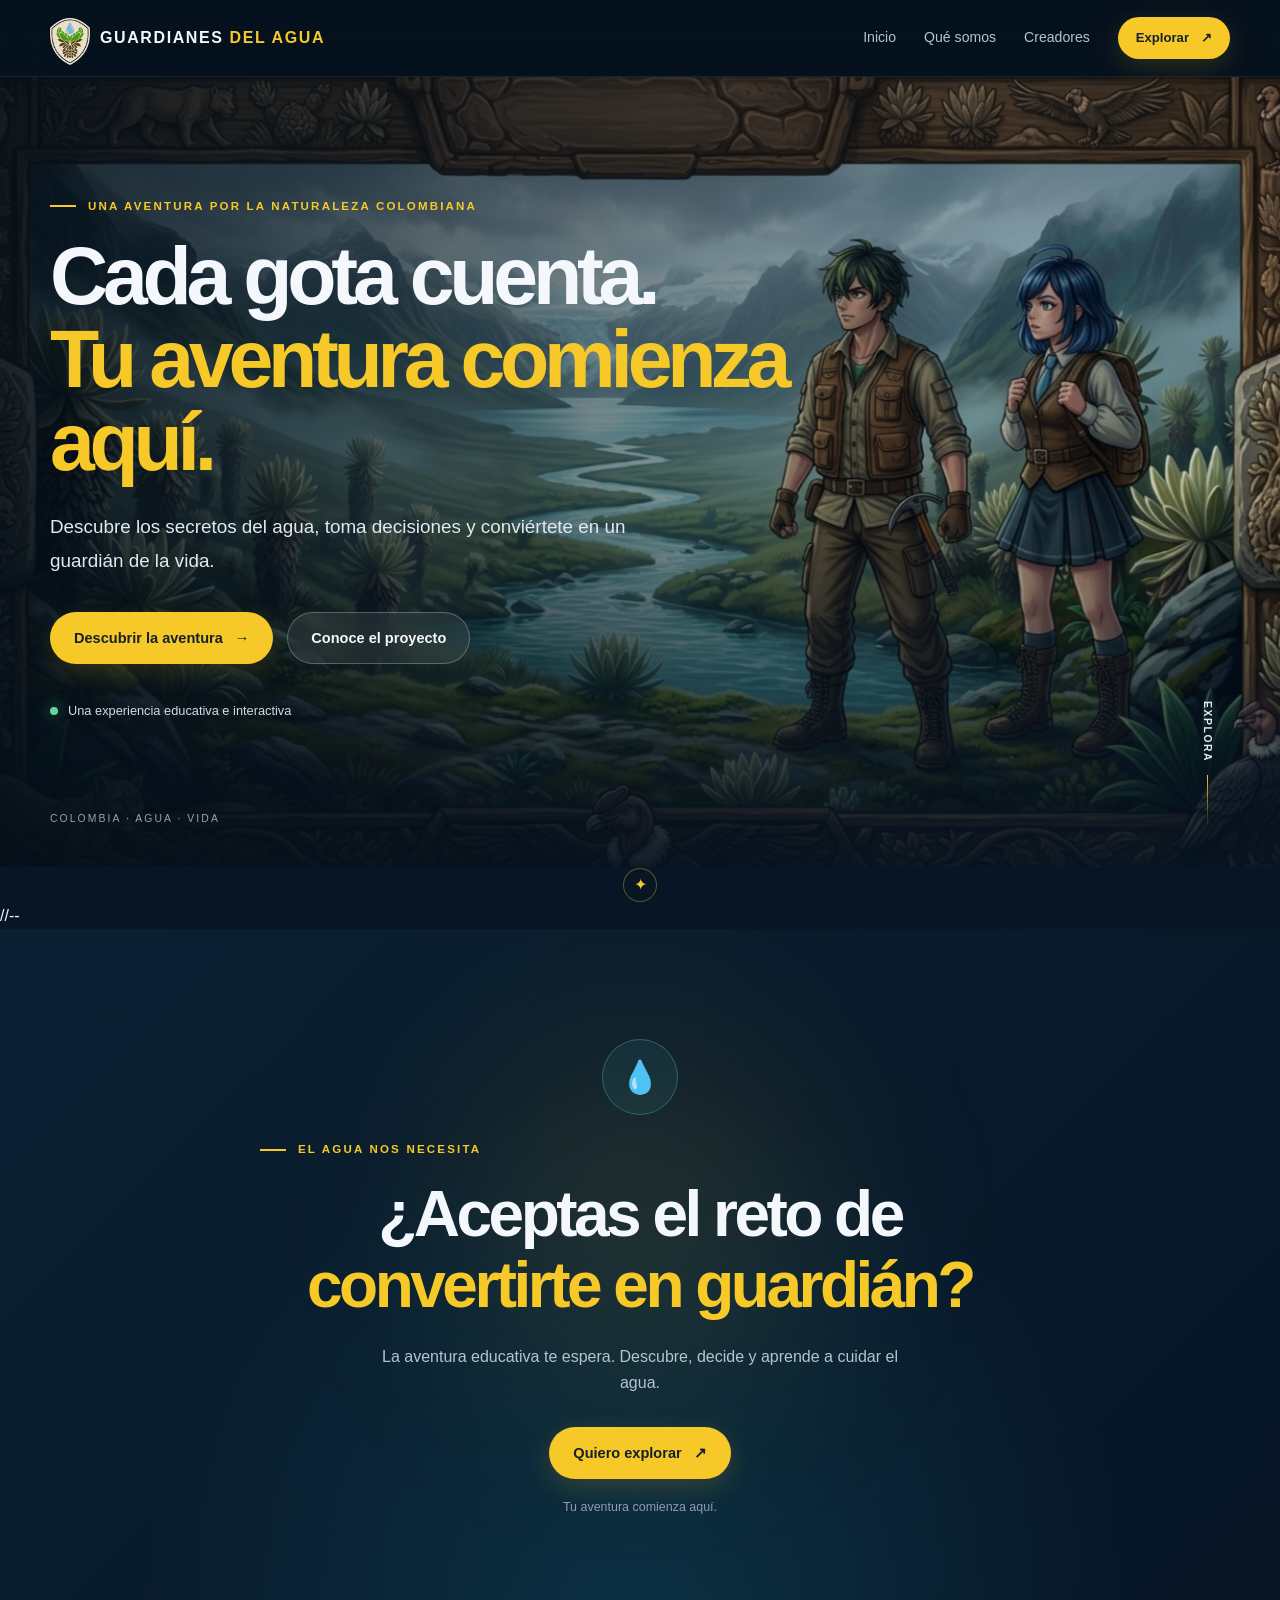
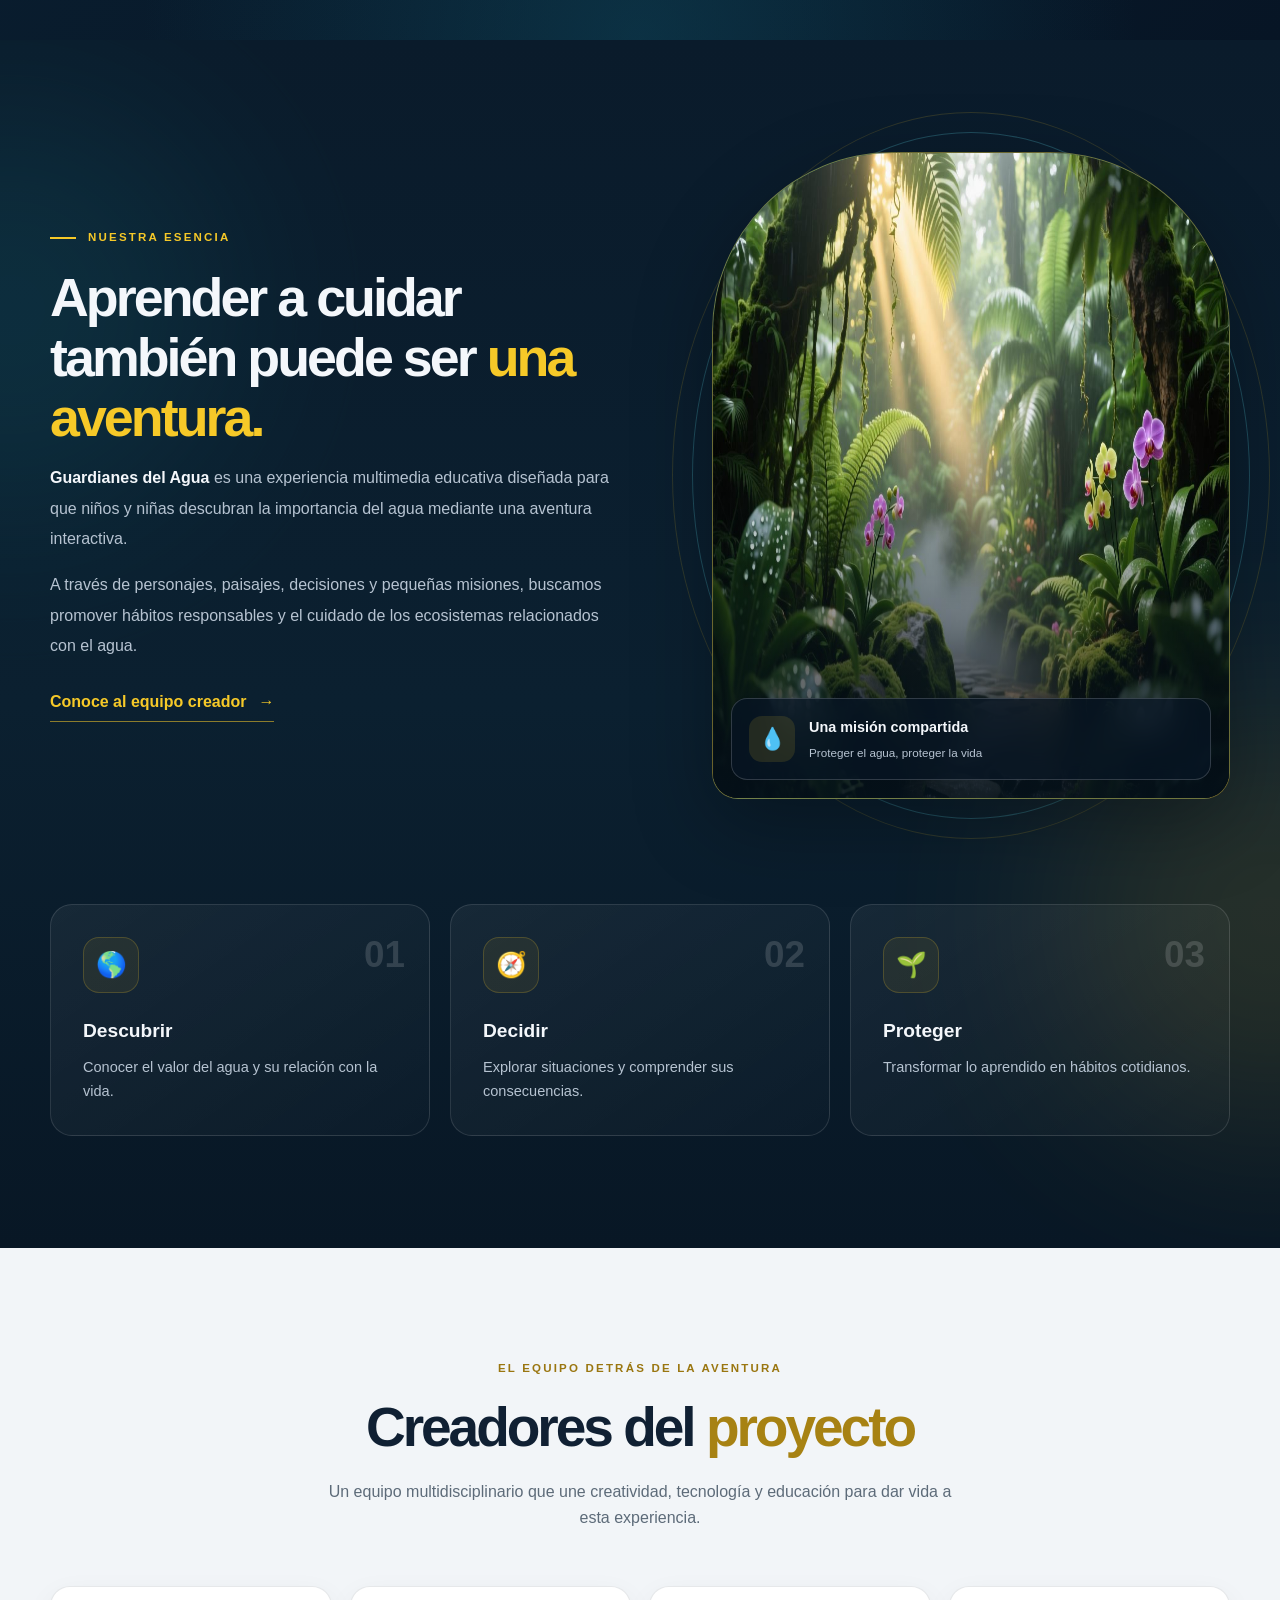
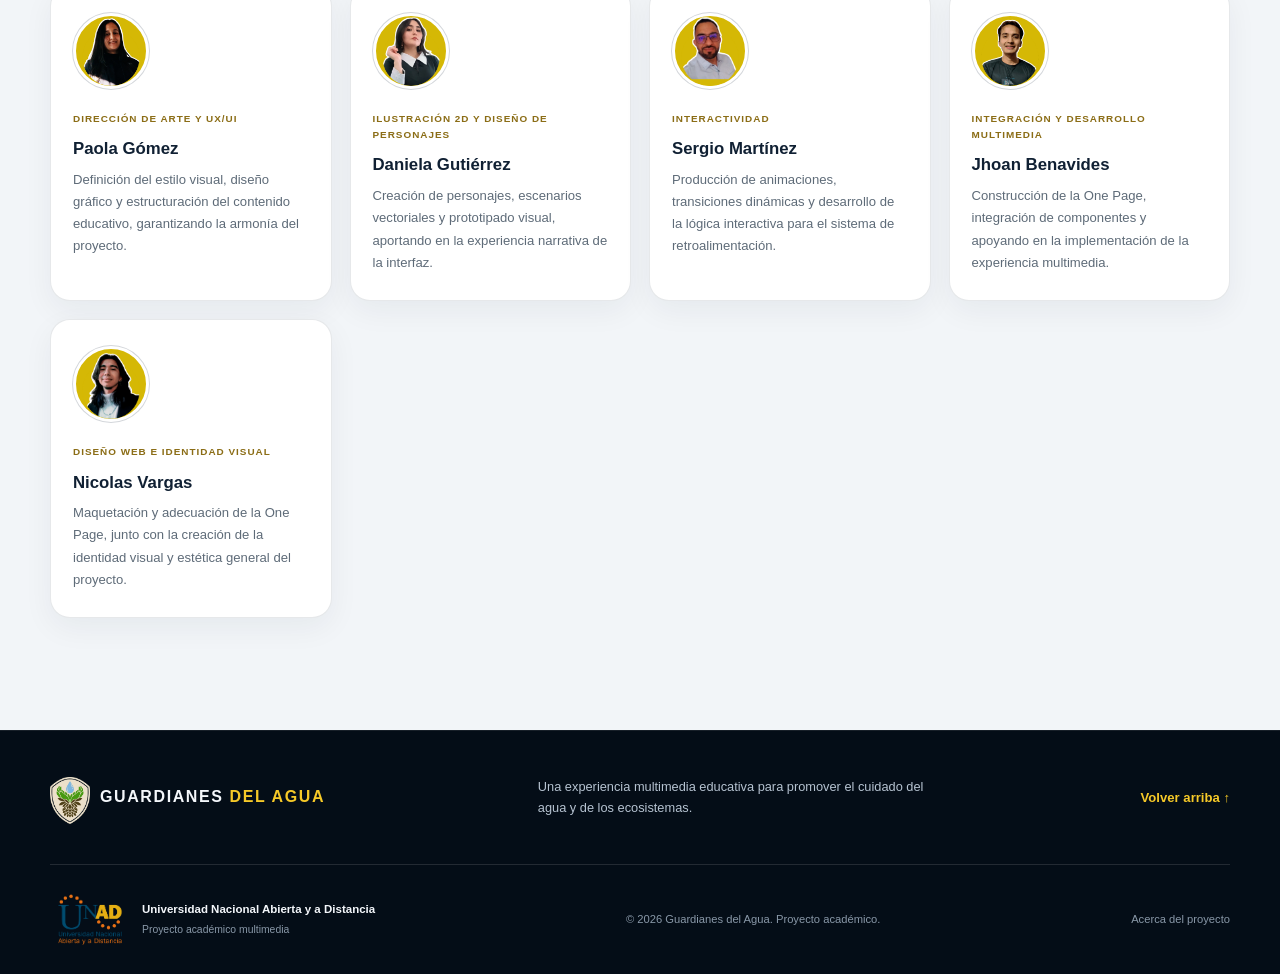
<file: index.html>
<!DOCTYPE html>
<html lang="es">
<head>
  <meta charset="UTF-8">
  <meta name="viewport" content="width=device-width, initial-scale=1.0">

  <meta
    name="description"
    content="Guardianes del Agua: una aventura multimedia educativa para descubrir cómo cuidar el agua y proteger los ecosistemas de Colombia."
  >
  <meta name="theme-color" content="#071525">

  <title>Guardianes del Agua | Una aventura interactiva</title>

  <link rel="stylesheet" href="css/style.css">
  <script src="js/main.js" defer></script>
</head>

<body>
  <a class="skip-link" href="#contenido">Saltar al contenido principal</a>

  <!-- Navegación principal -->
  <header class="site-header" id="inicio">
    <nav class="navbar container" aria-label="Navegación principal">
      <a class="brand" href="#contenido" aria-label="Guardianes del Agua, inicio">
        <span class="brand-symbol" aria-hidden="true"><img class="logo_nav" src="assets/Logo_project.png" alt="Logo Guardianes del agua"></span>
        <span>GUARDIANES <span class="brand-accent">DEL AGUA</span></span>
      </a>

      <button
        class="menu-toggle"
        type="button"
        aria-expanded="false"
        aria-controls="nav-links"
        aria-label="Abrir menú"
      >
        <span></span>
        <span></span>
        <span></span>
      </button>

      <div class="nav-links" id="nav-links">
        <a href="#contenido">Inicio</a>
        <a href="#nosotros">Qué somos</a>
        <a href="#creadores">Creadores</a>
        <a class="button button-small button-gold" href="#juego">
          Explorar <span aria-hidden="true">↗</span>
        </a>
      </div>
    </nav>
  </header>

  <main id="contenido">

    <!-- HERO: portada cinematográfica -->
    <section class="hero" aria-labelledby="hero-title">
      <div class="hero-backdrop" aria-hidden="true"></div>
      <div class="hero-vignette" aria-hidden="true"></div>

      <div class="hero-content container">
        <p class="eyebrow reveal">
          UNA AVENTURA POR LA NATURALEZA COLOMBIANA
        </p>

        <h1 class="hero-title reveal" id="hero-title">
          Cada gota cuenta.<br>
          <span>Tu aventura comienza aquí.</span>
        </h1>

        <p class="hero-description reveal">
          Descubre los secretos del agua, toma decisiones y conviértete
          en un guardián de la vida.
        </p>

        <div class="hero-actions reveal">
          <a class="button button-gold button-glow" href="#juego">
            Descubrir la aventura
            <span aria-hidden="true">→</span>
          </a>

          <a class="button button-glass" href="#nosotros">
            Conoce el proyecto
          </a>
        </div>

        <div class="hero-note reveal">
          <span class="status-dot" aria-hidden="true"></span>
          <span>Una experiencia educativa e interactiva</span>
        </div>
      </div>

      <a class="scroll-cue" href="#aventura" aria-label="Desplazarse a la aventura">
        <span>EXPLORA</span>
        <span class="scroll-line" aria-hidden="true"></span>
      </a>

      <div class="hero-coordinate" aria-hidden="true">
        COLOMBIA · AGUA · VIDA
      </div>
    </section>

    <!-- Separador visual -->
    <div class="section-divider" aria-hidden="true">
      <span>✦</span>
    </div>
//--
    <!-- AVENTURA / VIDEO 
    <section class="adventure section-pad" id="aventura">
      <div class="container">
        <div class="section-heading reveal">
          <p class="eyebrow">EL LLAMADO DE LA NATURALEZA</p>
          <h2>Una misión que <span>vale cada gota</span></h2>
          <p>
            Explora paisajes extraordinarios y descubre por qué cuidar
            el agua es una aventura que nos necesita a todos.
          </p>
        </div>

        <div class="cinema-card reveal">
          <div class="cinema-frame">
             Imagen y botón inicial
            <img
              class="cinema-image"
              id="cinema-img"
              src="assets/cascada.jpg"
              alt="Cascada rodeada de vegetación..."
              loading="lazy"
              width="1600"
              height="900"
            >
          
            <div class="cinema-overlay" id="cinema-overlay">
              <span class="cinema-tag">DESCUBRE · APRENDE · PROTEGE</span>
          
              <button
                class="play-button"
                id="video-play"
                type="button"
                aria-label="Reproducir presentación audiovisual"
              >
                <span class="play-icon" aria-hidden="true">▶</span>
              </button>
          
              <p class="cinema-caption">
                El futuro del agua también está en tus manos.
              </p>
            </div>
          
             Video oculto inicialmente dentro del marco 
            <video
              id="intro-video"
              class="cinema-video"
              controls
              playsinline
              preload="none"
              style="display: none; width: 100%; height: 100%; object-fit: cover; position: absolute; inset: 0; z-index: 2;"
            >
              <source src="assets/video-intro.mp4" type="video/mp4">
              Tu navegador no puede reproducir este video.
            </video>
          </div>

          <div class="cinema-footer">
            <span><span class="mini-star">✦</span> GUARDIANES DEL AGUA</span>
            <span>EXPERIENCIA MULTIMEDIA</span>
          </div>

           El video puede permanecer oculto hasta pulsar reproducir.
               Si todavía no tienes video-intro.mp4, el botón muestra
               un aviso y la página sigue funcionando. 
          <div class="video-panel" id="video-panel" hidden>
            <video
              id="intro-video"
              controls
              playsinline
              preload="none"
              poster="assets/cascada.jpg"
            >
              <source src="assets/video-intro.mp4" type="video/mp4">
              Tu navegador no puede reproducir este video.
            </video>
            <p class="video-help">
              Si no hay un video disponible, puedes continuar explorando
              la presentación del proyecto.
            </p>
          </div>
        </div>

        <div class="adventure-stats reveal">
          <div class="stat">
            <span class="stat-icon" aria-hidden="true">🌿</span>
            <div>
              <strong>Explora</strong>
              <span>La riqueza natural</span>
            </div>
          </div>

          <div class="stat">
            <span class="stat-icon" aria-hidden="true">💧</span>
            <div>
              <strong>Aprende</strong>
              <span>Con cada decisión</span>
            </div>
          </div>

          <div class="stat">
            <span class="stat-icon" aria-hidden="true">✨</span>
            <div>
              <strong>Actúa</strong>
              <span>Desde tu día a día</span>
            </div>
          </div>
        </div>
      </div>
    </section>
  -->
    

  <!-- LLAMADO FINAL + EXPERIENCIA INTERACTIVA -->
<section class="final-cta" id="juego">

  <div class="cta-glow" aria-hidden="true"></div>

  <!-- Invitación inicial -->
  <div class="container final-cta-content reveal" id="game-invitation">

    <span class="cta-drop" aria-hidden="true">💧</span>

    <p class="eyebrow">EL AGUA NOS NECESITA</p>

    <h2>
      ¿Aceptas el reto de<br>
      <span>convertirte en guardián?</span>
    </h2>

    <p>
      La aventura educativa te espera. Descubre, decide y aprende
      a cuidar el agua.
    </p>

    <button
      class="button button-gold button-glow"
      type="button"
      id="game-link"
      aria-controls="game-experience">
      Quiero explorar
      <span aria-hidden="true">↗</span>
    </button>

    <p class="cta-note" id="game-note">
      Tu aventura comienza aquí.
    </p>

  </div>

  <!-- Juego integrado: aparece al pulsar Quiero explorar -->
  <div
    class="container game-experience"
    id="game-experience"
    hidden>

    <div class="game-heading">

      <p class="eyebrow">TU MISIÓN COMIENZA AHORA</p>

      <h2>
        Bienvenido a <span>Guardianes del Agua</span>
      </h2>

      <p>
        Explora la aventura, toma decisiones y descubre cómo
        puedes convertirte en un protector del agua.
      </p>

    </div>

    <div class="game-player">

      <div class="game-player-bar">

        <div class="game-player-status">
          <span class="status-dot"></span>
          EXPERIENCIA INTERACTIVA
        </div>

        <button
          type="button"
          class="game-fullscreen"
          id="game-fullscreen">
          ⛶ Pantalla completa
        </button>

      </div>

      <div class="game-frame" id="game-frame">

        <iframe
          id="guardianes-game"
          src="about:blank"
          title="Juego educativo Guardianes del Agua"
          allow="fullscreen; autoplay"
          allowfullscreen>
        </iframe>

      </div>

      <div class="game-player-footer">
        <span>💧 Cada decisión cuenta.</span>
        <span>GUARDIANES DEL AGUA</span>
      </div>

    </div>

    <button
      type="button"
      class="game-back"
      id="game-back">
      ← Volver a la invitación
    </button>

  </div>

</section>

  <!-- QUÉ SOMOS -->
    <section class="about section-pad" id="nosotros">
      <div class="about-orb about-orb-one" aria-hidden="true"></div>
      <div class="about-orb about-orb-two" aria-hidden="true"></div>

      <div class="container about-layout">
        <div class="about-copy reveal">
          <p class="eyebrow">NUESTRA ESENCIA</p>
          <h2>Aprender a cuidar<br>también puede ser <span>una aventura.</span></h2>

          <p>
            <strong>Guardianes del Agua</strong> es una experiencia
            multimedia educativa diseñada para que niños y niñas
            descubran la importancia del agua mediante una aventura
            interactiva.
          </p>

          <p>
            A través de personajes, paisajes, decisiones y pequeñas
            misiones, buscamos promover hábitos responsables y el cuidado
            de los ecosistemas relacionados con el agua.
          </p>

          <a class="text-link" href="#creadores">
            Conoce al equipo creador
            <span aria-hidden="true">→</span>
          </a>
        </div>

        <div class="about-visual reveal">
          <div class="about-image-frame">
            <img
              src="assets/hero-guardianes_2.jpg"
              alt="Paisaje natural que representa el mundo de Guardianes del Agua"
              loading="lazy"
              width="1200"
              height="1400"
            >

            <div class="image-label">
              <span class="image-label-icon" aria-hidden="true">💧</span>
              <div>
                <strong>Una misión compartida</strong>
                <span>Proteger el agua, proteger la vida</span>
              </div>
            </div>
          </div>
          <span class="orbit orbit-one" aria-hidden="true"></span>
          <span class="orbit orbit-two" aria-hidden="true"></span>
        </div>
      </div>

      <div class="container values-grid">
        <article class="value-card reveal">
          <span class="value-number">01</span>
          <span class="value-icon" aria-hidden="true">🌎</span>
          <h3>Descubrir</h3>
          <p>Conocer el valor del agua y su relación con la vida.</p>
        </article>

        <article class="value-card reveal">
          <span class="value-number">02</span>
          <span class="value-icon" aria-hidden="true">🧭</span>
          <h3>Decidir</h3>
          <p>Explorar situaciones y comprender sus consecuencias.</p>
        </article>

        <article class="value-card reveal">
          <span class="value-number">03</span>
          <span class="value-icon" aria-hidden="true">🌱</span>
          <h3>Proteger</h3>
          <p>Transformar lo aprendido en hábitos cotidianos.</p>
        </article>
      </div>
    </section>

    <!-- CREADORES -->
    <section class="creators section-pad" id="creadores">
      <div class="container">
        <div class="section-heading reveal">
          <p class="eyebrow">EL EQUIPO DETRÁS DE LA AVENTURA</p>
          <h2>Creadores del <span>proyecto</span></h2>
          <p>
            Un equipo multidisciplinario que une creatividad, tecnología
            y educación para dar vida a esta experiencia.
          </p>
        </div>

        <div class="creator-grid">

          <article class="creator-card reveal">
            <div class="creator-avatar avatar-paola" aria-hidden="true"><img class="avatar-image" src="assets/Paola_gomez.png" alt="Imagen perfil Paola Gómez"></div>
            <span class="creator-label">DIRECCIÓN DE ARTE Y UX/UI</span>
            <h3>Paola Gómez</h3>
            <p>
              Definición del estilo visual, diseño gráfico y estructuración del contenido educativo, garantizando la armonía del proyecto.
            </p>
          </article>

          <article class="creator-card reveal">
            <div class="creator-avatar avatar-daniela" aria-hidden="true"><img class="avatar-image" src="assets/Daniela_guitierrez.png" alt="Imagen perfil Daniela Gutiérrez"></div>
            <span class="creator-label">ILUSTRACIÓN 2D Y DISEÑO DE PERSONAJES</span>
            <h3>Daniela Gutiérrez</h3>
            <p>
              Creación de personajes, escenarios vectoriales y prototipado visual, aportando en la experiencia narrativa de la interfaz.
            </p>
          </article>

          <article class="creator-card reveal">
            <div class="creator-avatar avatar-sergio" aria-hidden="true"><img class="avatar-image" src="assets/Sergio_martinez.png" alt="Imagen perfil Sergio Martínez"></div>
            <span class="creator-label">INTERACTIVIDAD</span>
            <h3>Sergio Martínez</h3>
            <p>
              Producción de animaciones, transiciones dinámicas y desarrollo de la lógica interactiva para el sistema de retroalimentación.
            </p>
          </article>

          <article class="creator-card reveal">
            <div class="creator-avatar avatar-jhoan" aria-hidden="true"><img class="avatar-image" src="assets/jhoan.png" alt="Imagen perfil Jhoan Benavides"></div>
            <span class="creator-label">INTEGRACIÓN Y DESARROLLO MULTIMEDIA</span>
            <h3>Jhoan Benavides</h3>
            <p>
              Construcción de la One Page, integración de componentes
              y apoyando en la implementación de la experiencia multimedia.
            </p>
          </article>

          <article class="creator-card reveal">
            <div class="creator-avatar avatar-equipo" aria-hidden="true"><img class="avatar-image" src="assets/Nicolas_vargas.png" alt="Imagen perfil Nicolás Vargas"></div>
            <span class="creator-label">DISEÑO WEB E IDENTIDAD VISUAL</span>
            <h3>Nicolas Vargas</h3>
            <p>
              Maquetación y adecuación de la One Page, junto con la creación de la identidad visual y estética general del proyecto.
            </p>
          </article>

        </div>
      </div>
    </section>

    


  </main>

  <!-- FOOTER INSTITUCIONAL -->
  <footer class="site-footer">
    <div class="container footer-main">
      <a class="brand footer-brand footer-fix" href="#contenido" aria-label="Guardianes del Agua, inicio">
        <span class="brand-symbol" aria-hidden="true"><img class="footer-logo" src="assets/Logo_project.png" alt="Logo Project"></span>
        <span>GUARDIANES <span class="brand-accent">DEL AGUA</span></span>
      </a>

      <p class="footer-description">
        Una experiencia multimedia educativa para promover el cuidado
        del agua y de los ecosistemas.
      </p>

      <a class="footer-top-link" href="#contenido">
        Volver arriba ↑
      </a>
    </div>

    <div class="container footer-bottom">
      <div class="unad-lockup">
        <div class="unad-mark" aria-label="UNAD"><img class="footer-logo" src="assets/Logo_unad.png" alt="Logo Project"></div>
        <div>
          <strong>Universidad Nacional Abierta y a Distancia</strong>
          <span>Proyecto académico multimedia</span>
        </div>
      </div>

      <p>
        © <span id="current-year"></span> Guardianes del Agua.
        Proyecto académico.
      </p>

      <a href="#nosotros">Acerca del proyecto</a>
    </div>
  </footer>

  <div class="toast" id="toast" role="status" aria-live="polite"></div>
</body>
</html>
</file>
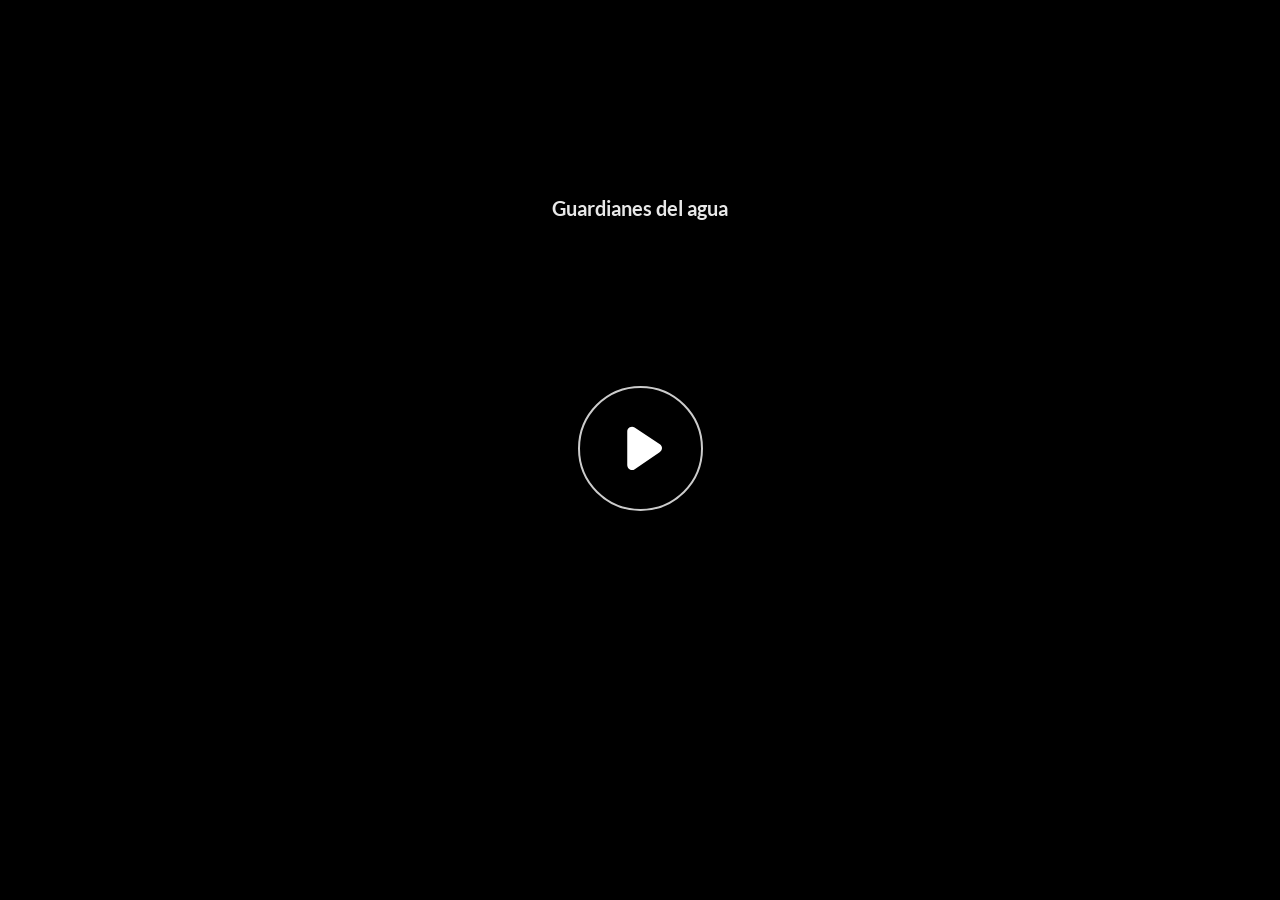
<file: Juego/index.html>
﻿<!doctype html>
<html lang="es">
<head>
  <meta charset="utf-8">
  <!-- Creado con Storyline 360 x64 - http://www.articulate.com  -->
  <!-- version: 3.106.35891.0 -->
  <title>Guardianes del agua</title>
  <meta http-equiv="x-ua-compatible" content="IE=edge"/>
  <meta name="viewport" content="width=device-width,initial-scale=1,user-scalable=no,shrink-to-fit=no,minimal-ui"/>
  <meta name="apple-mobile-web-app-capable" content="yes"/>
  <style>
    html, body { height: 100%; padding: 0; margin: 0 }
    #app { height: 100%; width: 100%; }
  </style>

  <script>
    window.DS = {};
    window.globals = {
      DATA_PATH_BASE: '',
      HAS_FRAME: true,
      HAS_SLIDE: true,

      lmsPresent: false,
      tinCanPresent: false,
      cmi5Present: false,
      aoSupport: false,
      scale: 'Scaled',
      captureRc: false,
      browserSize: 'optimal',
      bgColor: '#282828',
      features: 'DropInBase,LocalizationCaptionReview,MultipleQuizTracking,PlayerSizeOption',
      themeName: 'unified',
      preloaderColor: '#FFFFFF',
      suppressAnalytics: false,
      productChannel: 'stable',
      publishSource: 'storyline',
      aid: 'aid|f74b2867-62a5-4d87-a52f-f34ad3af4d80',
      cid: 'd7eae73b-698d-4ed3-934d-5dfe9d9bd9a4',
      playerVersion: '3.106.35891.0',
      publishTimestamp: '2026-11-21T17:07:59.3798929Z',
      maxIosVideoElements: 10,
      connectionSettings: { message: 'Est%C3%A1s%20fuera%20de%20l%C3%ADnea.%20Tratando%20de%20reconectar...', useDarkTheme: false, mode: 'disabled' },
      hasFeature: function(feature) {
        return this.features.split(',').includes(feature);
      },
      
      parseParams: function(qs) {
        if (window.globals.parsedParams != null) {
          return window.globals.parsedParams;
        }
        qs = (qs || window.location.search.substr(1)).split('+').join(' ');
        var params = {},
            tokens,
            re = /[?&]?([^=]+)=([^&]*)/g;

        while (tokens = re.exec(qs)) {
          params[decodeURIComponent(tokens[1]).trim()] =
            decodeURIComponent(tokens[2]).trim();
        }
        window.globals.parsedParams = params;
        return params;
      }

    };

    if (window.flagsUnderTest != null) {
      window.globals.features = window.flagsUnderTest.reduce((accum, feature) => {
        if (!accum.includes(feature)) {
          accum.push(feature);
        }
        return accum;
      }, window.globals.features.split(',')).join();
    }
  </script>
  <script>
    var isIe11 = ('ActiveXObject' in window || window.MSBlobBuilder != null)
      && window.msCrypto != null && !window.ActiveXObject;
    if (isIe11) {
      window.globals.unsupportedBrowser = true;
      document.write(atob('[base64]'));
    }
  </script>

  <script>
    if (window.globals.hasFeature('Localization')) {
      
      
    }
  </script>

  
  
  <script>window.THREE = { };</script>
  <script src='html5/lib/hls/hls.min.js' type=text/javascript></script>
</head>
<body style="background: #282828" class="cs-HTML theme-unified">
  <!-- 360 -->
  <script>!function(){var e,i=/iPhone/i,o=/iPod/i,n=/iPad/i,t=/\biOS-universal(?:.+)Mac\b/i,r=/\bAndroid(?:.+)Mobile\b/i,a=/Android/i,d=/(?:SD4930UR|\bSilk(?:.+)Mobile\b)/i,p=/Silk/i,l=/Windows Phone/i,u=/\bWindows(?:.+)ARM\b/i,b=/BlackBerry/i,s=/BB10/i,c=/Opera Mini/i,f=/\b(CriOS|Chrome)(?:.+)Mobile/i,h=/Mobile(?:.+)Firefox\b/i,v=function(e){return void 0!==e&&"MacIntel"===e.platform&&"number"==typeof e.maxTouchPoints&&e.maxTouchPoints>1&&"undefined"==typeof MSStream};e=function(e){var m={userAgent:"",platform:"",maxTouchPoints:0};e||"undefined"==typeof navigator?"string"==typeof e?m.userAgent=e:e&&e.userAgent&&(m={userAgent:e.userAgent,platform:e.platform,maxTouchPoints:e.maxTouchPoints||0}):m={userAgent:navigator.userAgent,platform:navigator.platform,maxTouchPoints:navigator.maxTouchPoints||0};var g=m.userAgent,y=g.split("[FBAN");void 0!==y[1]&&(g=y[0]),void 0!==(y=g.split("Twitter"))[1]&&(g=y[0]);var A=function(e){return function(i){return i.test(e)}}(g),w={apple:{phone:A(i)&&!A(l),ipod:A(o),tablet:!A(i)&&(A(n)||v(m))&&!A(l),universal:A(t),device:(A(i)||A(o)||A(n)||A(t)||v(m))&&!A(l)},amazon:{phone:A(d),tablet:!A(d)&&A(p),device:A(d)||A(p)},android:{phone:!A(l)&&A(d)||!A(l)&&A(r),tablet:!A(l)&&!A(d)&&!A(r)&&(A(p)||A(a)),device:!A(l)&&(A(d)||A(p)||A(r)||A(a))||A(/\bokhttp\b/i)},windows:{phone:A(l),tablet:A(u),device:A(l)||A(u)},other:{blackberry:A(b),blackberry10:A(s),opera:A(c),firefox:A(h),chrome:A(f),device:A(b)||A(s)||A(c)||A(h)||A(f)},any:!1,phone:!1,tablet:!1};return w.any=w.apple.device||w.android.device||w.windows.device||w.other.device,w.phone=w.apple.phone||w.android.phone||w.windows.phone,w.tablet=w.apple.tablet||w.android.tablet||w.windows.tablet,w}(),"object"==typeof exports&&"undefined"!=typeof module?module.exports=e:"function"==typeof define&&define.amd?define((function(){return e})):this.isMobile=e}();
    window.isMobile.apple.tablet = window.isMobile.apple.tablet ||
      (navigator.platform === 'MacIntel' && navigator.maxTouchPoints > 1);
    window.isMobile.apple.device = window.isMobile.apple.device || window.isMobile.apple.tablet;
    window.isMobile.tablet = window.isMobile.tablet || window.isMobile.apple.tablet;
    window.isMobile.any = window.isMobile.any || window.isMobile.apple.tablet;
  </script>

  <div id="focus-sink" tabindex="-1"></div>

  <div id="preso"></div>
  <script>
    (function() {

      var classTypes = [ 'desktop', 'mobile', 'phone', 'tablet' ];

      var addDeviceClasses = function(prefix, testObj) {
        var curr, i;
        for (i = 0; i < classTypes.length; i++) {
          curr = classTypes[i];
          if (testObj[curr]) {
            document.body.classList.add(prefix + curr);
          }
        }
      };

      var params = window.globals.parseParams(),
          isDevicePreview = params.devicepreview === '1',
          isPhoneOverride = params.deviceType === 'phone' || (isDevicePreview && params.phone == '1'),
          isTabletOverride = (params.deviceType === 'tablet' || isDevicePreview) && !isPhoneOverride,
          isMobileOverride = isPhoneOverride || isTabletOverride;

      var deviceView = {
        desktop: !window.isMobile.any && !isMobileOverride,
        mobile: window.isMobile.any || isMobileOverride,
        phone: isPhoneOverride || (window.isMobile.phone && !isTabletOverride),
        tablet: isTabletOverride || window.isMobile.tablet
      };

      window.globals.deviceView = deviceView;
      window.isMobile.desktop = !window.isMobile.any;
      window.isMobile.mobile = window.isMobile.any;

      addDeviceClasses('view-', deviceView);

    })();
  </script>
  
  <script src='story_content/triggers.js' type=text/javascript></script>
<script src='story_content/user.js' type=text/javascript></script>
  <div class="slide-loader"></div>

  <script>
    var doc = document, loader = doc.body.querySelector('.slide-loader'); [ 1, 2, 3 ].forEach(function(n) { var d = doc.createElement('div'); d.style.backgroundColor = window.globals.preloaderColor; d.classList.add('mobile-loader-dot'); d.classList.add('dot' + n); loader.appendChild(d); });
  </script>

  <div class="mobile-load-title-overlay" style="display: none">
    <div class="mobile-load-title">Guardianes del agua</div>
  </div>

  <div class="mobile-chrome-warning"></div>

  
<style>
  .warn-connection-dialog {
    display: none;
    background: transparent;
    pointer-events: all;
    position: fixed;
    left: 0;
    top: 0;
    width: 100%;
    height: 100%;
    z-index: 999;
  }

  .warn-connection-content {
    pointer-events: all;
    border-radius: 4px;
    background: white;
    border: 1px solid #E7E7E7;
    color: #333333;
    box-shadow: 0 2px 4px rgba(0, 0, 0, 0.25);
    transition: all 150ms ease-out;
    position: absolute;
    white-space: nowrap;
  }

  .view-phone.is-landscape .warn-connection-content {
    left: 23px;
    bottom: 23px;
  }

  .view-tablet.is-landscape .warn-connection-content {
    left: 50%;
    top: 20px;
    transform: translateX(-50%);
  }

  .view-mobile.is-portrait .warn-connection-content {
    transform: translate(-50%, calc(-100% - 15px));
  }

  .warn-connection-content p {
    display: inline-block;
    margin: 0 8px 0 0;
    line-height: 33px;
    font-size: 11px;
  }

  .warn-connection-content svg {
    position: relative;
    vertical-align: middle;
    margin: 0 2px 2px 8px;
  }

  .view-desktop .warn-connection-content {
    left: 1.5em;
    bottom: 1.5em;
  }

  .view-desktop .warn-connection-content p {
    font-size: 1.1em;
  }

  .is-offline .warn-connection-dialog {
    display: block;
  }

  .is-offline .cs-panel * {
    pointer-events: none !important;
  }

  .is-offline .cs-panel {
    pointer-events: all !important;
  }

  .is-offline #nav-controls * {
    pointer-events: none !important;
  }

  .is-offline #nav-controls {
    pointer-events: all !important;
  }
</style>

<div class="warn-connection-dialog" role="alertdialog" aria-modal="true" tabindex="0" aria-labelledby="warn-connection-message">
  <div class="warn-connection-content">
    <svg width="17" height="15" viewBox="0 0 17 15" xmlns="http://www.w3.org/2000/svg">
      <path fill="#8F0000" stroke="white" d="M16.07,12.98 L15.88,12.23 L9.51,1.21 C8.97,0.26,7.6,0.26,7.06,1.21 L0.69,12.23 C0.15,13.16,0.81,14.36,1.91,14.36 H14.65 C15.47,14.36,16.05,13.7,16.07,12.98 Z"/>
      <path fill="white" stroke="white" d="M8.58,5.5 C8.35,5.28,8.5,5.35,8.21,5.32 C8.09,5.35,7.97,5.49,7.96,5.67 C7.97,5.79,7.98,5.92,7.98,6.04 L7.98,6.04 C7.99,6.17,8,6.31,8.01,6.43 L8.01,6.44 C8.03,6.92,8.06,7.41,8.09,7.9 L8.09,7.9 C8.12,8.39,8.14,8.88,8.17,9.37 C8.17,9.39,8.18,9.42,8.2,9.44 C8.23,9.46,8.25,9.47,8.28,9.47 C8.31,9.47,8.34,9.46,8.35,9.44 C8.37,9.43,8.38,9.4,8.39,9.35 L8.39,9.34 C8.39,9.24,8.4,9.15,8.4,9.05 L8.4,9.05 C8.41,8.96,8.41,8.86,8.42,8.75 C8.43,8.44,8.45,8.12,8.47,7.81 L8.47,7.81 C8.49,7.49,8.51,7.18,8.53,6.87 C8.55,6.46,8.56,6.05,8.59,5.64 L8.6,5.62 C8.6,5.57,8.59,5.53,8.58,5.5 L8.21,5.32 Z"/>
      <circle fill="white" stroke="white" cx="8.3" cy="11.35" r="0.3"/>
    </svg>
    <p id="warn-connection-message">You are offline. Trying to reconnect...</p>
  </div>
</div>

<script>
  (function() {
    window.DS.connection = {
      warningShown: false,
      assets: {},
      loadingAssetGroup: false,
      retryDelay: 500
    };

    var connectionSettings = window.globals.connectionSettings || {};

    var useConnectionMessages = window.AbortController != null &&
      window.location.protocol != 'file:' &&
      connectionSettings.mode === 'normal';

    window.DS.connection.useConnectionMessages = useConnectionMessages;

    var assetCount = 0;
    var checkLoadedId;


    if (useConnectionMessages && connectionSettings != null) {
      var contentEl = document.querySelector('.warn-connection-content');
      var messageEl = contentEl.querySelector('p');

      if (connectionSettings.useDarkTheme) {
        contentEl.style.borderColor = '#BABBBA';
        contentEl.style.backgroundColor = '#282828';
        contentEl.style.color = '#FFFFFF';
      }

      if (connectionSettings.message != null) {
        messageEl.textContent = window.decodeURIComponent(connectionSettings.message);
      }
    }

    function checkAssetsReady() {
      for (var i in DS.connection.assets) {
        if (!DS.connection.assets[i].success) {
          return false;
        }
      }
      return true;
    }

    function stopAssetGroup() {
      if (!useConnectionMessages) { return; }

      assetCount = 0;

      DS.connection.oldAssetGroup = DS.connection.assets;
      DS.connection.assets = {};
      DS.connection.loadingAssetGroup = false;
      clearInterval(checkLoadedId);
    }

    function startAssetGroup() {
      if (!useConnectionMessages) { return; }
      var ticks = 0;
      clearInterval(checkLoadedId);
      checkLoadedId = setInterval(function() {
        var loaded = 0;
        if (assetCount === 0 && loaded === 0) {
          clearInterval(checkLoadedId);
          return;
        }

        for (var i in DS.connection.assets) {
          if (DS.connection.assets[i].success) {
            loaded++;
          }
        }

        if (assetCount === loaded && checkAssetsReady()) {
          for (var i in DS.connection.assets) {
            if (DS.connection.assets[i].action) {
              DS.connection.assets[i].action();
            }
          }
          hideWarning();
          stopAssetGroup();
        }
      }, 100)
    }

    function requiredAsset(url, action, retry, type) {
      if (!useConnectionMessages) { return; }
      if (DS.connection.assets[url]) { return; }

      DS.connection.assets[url] = {
        success: false, action: action, retry: retry, type: type
      };
      assetCount = Object.keys(DS.connection.assets).length;
      if (!DS.connection.loadingAssetGroup) {
        startAssetGroup();
      }
      DS.connection.loadingAssetGroup = true;
    }

    function assetLoaded(url) {
      if (!useConnectionMessages) { return; }
      if (DS.connection.assets[url]) {
        DS.connection.assets[url].success = true;
      }
    }

    function assetFailed(url) {
      if (!useConnectionMessages) { return; }
      if (!DS.connection.assets[url]) {
        if (/\.js$/.test(url) && url.indexOf('transcripts') === -1) {
          setTimeout(function() {
            if (DS.connection.lastSlideLoaded != null) {
              DS.connection.lastSlideLoaded();
            }
          }, DS.connection.retryDelay);
        }
        return;
      }
      if (!DS.connection.warningShown) { showWarning(); }
      if (DS.connection.assets[url].retry) {
        setTimeout(function() {
          if (!DS.connection.assets[url].success) {
            DS.connection.assets[url].retry()
          }
        }, DS.connection.retryDelay);
      }
    }

    function hideWarning() {
      document.body.classList.remove('is-offline');
      DS.connection.warningShown = false;
      enableKeys();
    }
    DS.connection.hideWarning = hideWarning

    function showWarning(btn) {
      document.body.classList.add('is-offline')
      DS.connection.warningShown = true;
      updateWarningPosition();
      disableKeys();
    }

    function updateWarningPosition() {
      if (!DS.connection.warningShown) {
        return;
      }

      var isPortrait = document.body.classList.contains('is-portrait');
      var isMobile = document.body.classList.contains('view-mobile');
      var warningEl = document.querySelector('.warn-connection-content');

      if (isPortrait && isMobile) {
        var slide = document.querySelector('.primary-slide');
        var slideRect = slide != null
          ? slide.getBoundingClientRect()
          : { top: window.innerHeight, left: 0, width: window.innerWidth };

        warningEl.style.top = `${slideRect.top}px`
        warningEl.style.left = `${slideRect.left + slideRect.width / 2}px`
      } else {
        warningEl.style.top = null;
        warningEl.style.left = null;
      }

      window.requestAnimationFrame(updateWarningPosition);
    }

    function onDisableKeyDown(e) {
      e.preventDefault();
      e.stopImmediatePropagation();
    }

    function onDisableKeyUp(e) {
      e.preventDefault();
      e.stopImmediatePropagation();
    }

    var accStyle = document.createElement('style');
    var warnDialogEl = document.querySelector('.warn-connection-dialog');

    function disableKeys() {
      if (DS.views && DS.views.nsStack && DS.views.nsStack.length === 1) {
        DS.views.nsStack[0].tabReachable = false
        DS.views.nsStack[0].updateTabIndex(true);
      }

      accStyle.innerHTML = '.acc-shadow-dom { display: none; }';
      document.body.appendChild(accStyle);

      warnDialogEl.parentNode.append(warnDialogEl);
      warnDialogEl.focus();
    }

    function enableKeys() {
      accStyle.remove();
      if (DS.views && DS.views.nsStack && DS.views.nsStack.length === 1 && DS.views.nsStack[0].name === '_frame') {
        DS.views.nsStack[0].tabReachable = true;
        DS.views.nsStack[0].updateTabIndex();
      }
    }

    // these will all be noops if the feature flag isn't set in
    // the data and `window.globals.features`
    DS.connection.requiredAsset = requiredAsset;
    DS.connection.assetLoaded = assetLoaded;
    DS.connection.assetFailed = assetFailed;
    DS.connection.stopAssetGroup = stopAssetGroup;
    DS.connection.startAssetGroup = startAssetGroup;
  })();
</script>


  <script>
    
    if (window.autoSpider && window.vInterfaceObject) {
      document.querySelector('.mobile-load-title-overlay').style.display = 'none';
    }
  </script>

  

  <link rel="stylesheet" href="html5/data/css/output.min.css" data-noprefix/>
</body>
<script src="html5/lib/scripts/bootstrapper.min.js"></script>
</html>
</file>
<file: css/style.css>
/* =========================================================
   GUARDIANES DEL AGUA
   Sistema visual: azul noche + dorado + naturaleza
   ========================================================= */

:root {
  color-scheme: dark;
  --night: #071525;
  --night-2: #0a1e31;
  --navy: #10283c;
  --gold: #f6c928;
  --gold-light: #ffe98a;
  --water: #5bd8e8;
  --green: #62d7a1;
  --text: #f4f7fb;
  --muted: #b6c3d1;
  --line: rgba(255, 255, 255, 0.12);
  --glass: rgba(12, 32, 49, 0.72);
  --radius: 22px;
  --container: 1180px;
  --ease: cubic-bezier(0.2, 0.75, 0.25, 1);
}

/* Base */

* {
  box-sizing: border-box;
}

html {
  scroll-behavior: smooth;
  scroll-padding-top: 90px;
}

body {
  margin: 0;
  min-width: 320px;
  background: var(--night);
  color: var(--text);
  font-family:
    Inter, "Segoe UI", Roboto, Helvetica, Arial, sans-serif;
  line-height: 1.65;
  overflow-x: hidden;
}

body.menu-open {
  overflow: hidden;
}

img,
video {
  display: block;
  max-width: 100%;
}

img {
  height: auto;
}

a {
  color: inherit;
  text-decoration: none;
}

button,
input,
textarea,
select {
  font: inherit;
}

button,
a {
  -webkit-tap-highlight-color: transparent;
}

button {
  color: inherit;
}

::selection {
  background: var(--gold);
  color: var(--night);
}

.container {
  width: min(var(--container), calc(100% - 48px));
  margin-inline: auto;
}

.section-pad {
  padding-block: 112px;
}

[hidden] {
  display: none !important;
}

/* Accesibilidad */

.skip-link {
  position: fixed;
  top: 10px;
  left: 10px;
  z-index: 9999;
  padding: 12px 18px;
  border-radius: 10px;
  background: var(--gold);
  color: var(--night);
  transform: translateY(-150%);
}

.skip-link:focus {
  transform: translateY(0);
}

:focus-visible {
  outline: 3px solid var(--water);
  outline-offset: 4px;
}

:target {
  scroll-margin-top: 90px;
}

/* Encabezado */

.site-header {
  position: sticky;
  top: 0;
  z-index: 1000;
  background: rgba(5, 17, 29, 0.86);
  border-bottom: 1px solid rgba(255, 255, 255, 0.08);
  backdrop-filter: blur(18px);
  -webkit-backdrop-filter: blur(18px);
  transition:
    background 250ms ease,
    box-shadow 250ms ease;
}

.site-header.is-scrolled {
  background: rgba(5, 17, 29, 0.97);
  box-shadow: 0 10px 40px rgba(0, 0, 0, 0.2);
}

.navbar {
  min-height: 76px;
  display: flex;
  align-items: center;
  justify-content: space-between;
  gap: 28px;
}

.brand {
  display: inline-flex;
  align-items: center;
  gap: 10px;
  font-size: 1rem;
  font-weight: 900;
  letter-spacing: 0.1em;
}

.brand-symbol {
  display: grid;
  width: 40px;
  height: 40px;
}
.logo_nav, .footer-logo{
  width: 100%;
  height: 100%;
  object-fit:contain;
}
.brand-accent {
  color: var(--gold);
}

.nav-links {
  display: flex;
  align-items: center;
  gap: 28px;
}

.nav-links > a:not(.button) {
  color: var(--muted);
  font-size: 0.88rem;
  transition: color 200ms ease;
}

.nav-links > a:not(.button):hover {
  color: var(--gold);
}

.menu-toggle {
  display: none;
  width: 44px;
  height: 44px;
  padding: 10px;
  border: 1px solid var(--line);
  border-radius: 12px;
  background: transparent;
  cursor: pointer;
}

.menu-toggle span {
  display: block;
  width: 100%;
  height: 2px;
  margin-block: 5px;
  border-radius: 2px;
  background: var(--text);
  transition: transform 200ms ease, opacity 200ms ease;
}

.menu-toggle[aria-expanded="true"] span:first-child {
  transform: translateY(7px) rotate(45deg);
}

.menu-toggle[aria-expanded="true"] span:nth-child(2) {
  opacity: 0;
}

.menu-toggle[aria-expanded="true"] span:last-child {
  transform: translateY(-7px) rotate(-45deg);
}

/* Botones */

.button {
  position: relative;
  display: inline-flex;
  align-items: center;
  justify-content: center;
  gap: 12px;
  min-height: 52px;
  padding: 13px 23px;
  overflow: hidden;
  border: 1px solid transparent;
  border-radius: 999px;
  font-size: 0.91rem;
  font-weight: 800;
  text-align: center;
  cursor: pointer;
  isolation: isolate;
  transition:
    transform 250ms var(--ease),
    box-shadow 250ms ease,
    border-color 250ms ease,
    background 250ms ease;
}

.button span {
  transition: transform 250ms var(--ease);
}

.button:hover {
  transform: translateY(-3px);
}

.button:hover span {
  transform: translateX(4px);
}

.button:active {
  transform: translateY(0) scale(0.98);
}

.button-small {
  min-height: 40px;
  padding: 9px 17px;
  font-size: 0.82rem;
}

.button-gold {
  background: var(--gold);
  color: #15202a;
  box-shadow: 0 8px 26px rgba(246, 201, 40, 0.16);
}

.button-gold:hover {
  background: var(--gold-light);
  box-shadow: 0 12px 38px rgba(246, 201, 40, 0.3);
}

.button-glow {
  animation: gold-pulse 3s ease-in-out infinite;
}

.button-glass {
  color: var(--text);
  background: rgba(255, 255, 255, 0.07);
  border-color: rgba(255, 255, 255, 0.25);
  backdrop-filter: blur(12px);
}

.button-glass:hover {
  background: rgba(255, 255, 255, 0.13);
  border-color: rgba(246, 201, 40, 0.65);
}

@keyframes gold-pulse {
  0%, 100% {
    box-shadow: 0 8px 26px rgba(246, 201, 40, 0.12);
  }
  50% {
    box-shadow: 0 8px 34px rgba(246, 201, 40, 0.27);
  }
}

/* Hero cinematográfico */

.hero {
  position: relative;
  min-height: min(790px, calc(100svh - 76px));
  display: flex;
  align-items: center;
  overflow: hidden;
  isolation: isolate;
  background: #102b3d;
}

.hero-backdrop,
.hero-vignette {
  position: absolute;
  inset: 0;
  pointer-events: none;
}

.hero-backdrop {
  z-index: -2;
  background-color: #12334a;
  background-image:
    url("../assets/hero-guardianes.jpg"),
    linear-gradient(135deg, #173f51 0%, #071525 100%);
  background-size: cover;
  background-position: center 45%;
  transform: scale(1.035);
  animation: hero-arrive 1.4s var(--ease) both, hero-drift 24s ease-in-out infinite alternate;
  
}

.hero-vignette {
  z-index: -1;
  background:
    linear-gradient(90deg, rgba(4, 15, 25, 0.86) 0%, rgba(4, 15, 25, 0.48) 48%, rgba(4, 15, 25, 0.1) 100%),
    linear-gradient(0deg, rgba(7, 21, 37, 0.88) 0%, transparent 48%, rgba(7, 21, 37, 0.15) 100%);
}

.hero-content {
  position: relative;
  z-index: 2;
  padding-block: 115px 140px;
}

.eyebrow {
  display: flex;
  align-items: center;
  gap: 12px;
  margin: 0 0 20px;
  color: var(--gold);
  font-size: 0.72rem;
  font-weight: 900;
  letter-spacing: 0.19em;
  line-height: 1.5;
}

.eyebrow::before {
  content: "";
  width: 26px;
  height: 2px;
  flex: 0 0 26px;
  background: var(--gold);
}

.hero-title {
  max-width: 900px;
  margin: 0;
  font-size: clamp(2.7rem, 6.3vw, 6.2rem);
  font-weight: 900;
  letter-spacing: -0.065em;
  line-height: 1.03;
  text-wrap: balance;
}

.hero-title span,
.section-heading h2 span,
.about-copy h2 span,
.final-cta h2 span {
  color: var(--gold);
}

.hero-description {
  max-width: 590px;
  margin: 26px 0 0;
  color: #e0e8f0;
  font-size: clamp(1rem, 1.7vw, 1.18rem);
  line-height: 1.8;
}

.hero-actions {
  display: flex;
  flex-wrap: wrap;
  gap: 14px;
  margin-top: 34px;
}

.hero-note {
  display: flex;
  align-items: center;
  gap: 10px;
  margin-top: 36px;
  color: #d2dce7;
  font-size: 0.8rem;
}

.status-dot {
  width: 8px;
  height: 8px;
  flex: 0 0 8px;
  border-radius: 50%;
  background: var(--green);
  box-shadow: 0 0 15px rgba(98, 215, 161, 0.8);
}

.scroll-cue {
  position: absolute;
  right: 5%;
  bottom: 40px;
  z-index: 2;
  display: flex;
  align-items: center;
  gap: 13px;
  color: #e3eaf0;
  font-size: 0.65rem;
  font-weight: 800;
  letter-spacing: 0.15em;
  writing-mode: vertical-rl;
}

.scroll-line {
  width: 1px;
  height: 52px;
  background: linear-gradient(180deg, var(--gold), transparent);
  transform-origin: top;
  animation: scroll-line 2s ease-in-out infinite;
}

.hero-coordinate {
  position: absolute;
  bottom: 40px;
  left: max(24px, calc((100% - var(--container)) / 2));
  color: rgba(255, 255, 255, 0.6);
  font-size: 0.65rem;
  letter-spacing: 0.2em;
}

@keyframes hero-arrive {
  from {
    opacity: 0.55;
    transform: scale(1.09);
  }
  to {
    opacity: 1;
    transform: scale(1.035);
  }
}

@keyframes hero-drift {
  from { background-position: center 45%; }
  to { background-position: center 53%; }
}

@keyframes scroll-line {
  0%, 100% { opacity: 0.45; transform: scaleY(0.7); }
  50% { opacity: 1; transform: scaleY(1); }
}

.section-divider {
  display: grid;
  height: 36px;
  place-items: center;
  color: var(--gold);
  background: var(--night);
}

.section-divider span {
  display: grid;
  width: 34px;
  height: 34px;
  place-items: center;
  border: 1px solid rgba(246, 201, 40, 0.35);
  border-radius: 50%;
  background: var(--night);
}

/* Encabezados de sección */

.section-heading {
  max-width: 760px;
  margin: 0 auto 54px;
  text-align: center;
}

.section-heading .eyebrow {
  justify-content: center;
}

.section-heading .eyebrow::before {
  display: none;
}

.section-heading h2,
.about-copy h2,
.final-cta h2 {
  margin: 0;
  font-size: clamp(2.1rem, 4.3vw, 4rem);
  font-weight: 900;
  letter-spacing: -0.055em;
  line-height: 1.12;
  text-wrap: balance;
}

.section-heading > p:last-child {
  max-width: 630px;
  margin: 20px auto 0;
  color: var(--muted);
}

/* Aventura y video */

.adventure {
  position: relative;
  background:
    radial-gradient(ellipse at 50% 10%, rgba(29, 93, 117, 0.15), transparent 48%),
    var(--night);
}

.cinema-card {
  max-width: 1050px;
  margin-inline: auto;
  padding: 12px;
  border: 1px solid rgba(246, 201, 40, 0.3);
  border-radius: 26px;
  background: linear-gradient(135deg, rgba(255, 255, 255, 0.09), rgba(255, 255, 255, 0.015));
  box-shadow: 0 28px 90px rgba(0, 0, 0, 0.32);
}

.cinema-frame {
  position: relative;
  min-height: 250px;
  aspect-ratio: 16 / 8;
  overflow: hidden;
  border-radius: 17px;
  background: linear-gradient(135deg, #12394a, #071525);
  isolation: isolate;
}

.cinema-image {
  position: absolute;
  inset: 0;
  z-index: -2;
  width: 100%;
  height: 100%;
  object-fit: cover;
  transition: transform 800ms var(--ease);
}

.cinema-frame:hover .cinema-image {
  transform: scale(1.045);
}

.cinema-overlay {
  position: absolute;
  inset: 0;
  display: flex;
  flex-direction: column;
  align-items: center;
  justify-content: center;
  padding: 30px;
  background: linear-gradient(0deg, rgba(3, 15, 25, 0.78), rgba(3, 15, 25, 0.12));
  text-align: center;
}

.cinema-tag {
  color: var(--gold-light);
  font-size: 0.68rem;
  font-weight: 900;
  letter-spacing: 0.18em;
}

.play-button {
  display: grid;
  width: 86px;
  height: 86px;
  margin-block: 25px;
  place-items: center;
  border: 1px solid rgba(255, 255, 255, 0.8);
  border-radius: 50%;
  background: var(--gold);
  color: #142033;
  cursor: pointer;
  box-shadow: 0 0 0 12px rgba(246, 201, 40, 0.13);
  transition:
    transform 300ms var(--ease),
    box-shadow 300ms ease,
    background 300ms ease;
}

.play-button:hover {
  transform: scale(1.09);
  background: var(--gold-light);
  box-shadow: 0 0 0 18px rgba(246, 201, 40, 0.12);
}

.play-icon {
  margin-left: 5px;
  font-size: 1.65rem;
}

.cinema-caption {
  margin: 0;
  color: #fff;
  font-size: clamp(0.9rem, 2vw, 1.15rem);
  font-weight: 700;
}

.cinema-footer {
  display: flex;
  justify-content: space-between;
  gap: 16px;
  padding: 16px 8px 5px;
  color: var(--muted);
  font-size: 0.66rem;
  font-weight: 800;
  letter-spacing: 0.1em;
}

.mini-star {
  color: var(--gold);
}

.video-panel {
  padding: 18px 8px 5px;
}

.video-panel video {
  width: 100%;
  max-height: 600px;
  border-radius: 14px;
  background: #000;
}

.video-help {
  color: var(--muted);
  font-size: 0.85rem;
}

.adventure-stats {
  display: grid;
  grid-template-columns: repeat(3, 1fr);
  gap: 18px;
  max-width: 1050px;
  margin: 28px auto 0;
}

.stat {
  display: flex;
  align-items: center;
  gap: 15px;
  padding: 22px;
  border: 1px solid var(--line);
  border-radius: 16px;
  background: rgba(255, 255, 255, 0.025);
  transition:
    transform 250ms var(--ease),
    border-color 250ms ease,
    background 250ms ease;
}

.stat:hover {
  transform: translateY(-5px);
  border-color: rgba(91, 216, 232, 0.35);
  background: rgba(91, 216, 232, 0.05);
}

.stat-icon {
  display: grid;
  width: 48px;
  height: 48px;
  flex: 0 0 48px;
  place-items: center;
  border-radius: 14px;
  background: rgba(91, 216, 232, 0.09);
  font-size: 1.4rem;
}

.stat strong,
.stat span:last-child {
  display: block;
}

.stat strong {
  font-size: 0.96rem;
}

.stat div span {
  margin-top: 2px;
  color: var(--muted);
  font-size: 0.78rem;
}

/* Qué somos */

.about {
  position: relative;
  overflow: hidden;
  background:
    linear-gradient(180deg, #0a1b2b, #0b2030 55%, #081725);
  isolation: isolate;
}

.about-orb {
  position: absolute;
  z-index: -1;
  width: 420px;
  aspect-ratio: 1;
  border-radius: 50%;
  filter: blur(100px);
  opacity: 0.14;
  pointer-events: none;
}

.about-orb-one {
  top: 5%;
  left: -200px;
  background: #1e9ba6;
}

.about-orb-two {
  right: -200px;
  bottom: 10%;
  background: #d5a91d;
}

.about-layout {
  display: grid;
  grid-template-columns: 1.05fr 0.95fr;
  align-items: center;
  gap: clamp(44px, 7vw, 100px);
}

.about-copy h2 {
  font-size: clamp(2.1rem, 4.2vw, 3.7rem);
}

.about-copy > p:not(.eyebrow) {
  color: var(--muted);
  line-height: 1.9;
}

.about-copy > p strong {
  color: var(--text);
}

.text-link {
  display: inline-flex;
  align-items: center;
  gap: 12px;
  margin-top: 12px;
  padding-bottom: 5px;
  border-bottom: 1px solid rgba(246, 201, 40, 0.55);
  color: var(--gold);
  font-weight: 800;
  transition: gap 250ms ease, color 250ms ease;
}

.text-link:hover {
  gap: 19px;
  color: var(--gold-light);
}

.about-visual {
  position: relative;
  min-width: 0;
}

.about-image-frame {
  position: relative;
  overflow: hidden;
  aspect-ratio: 4 / 5;
  border: 1px solid rgba(246, 201, 40, 0.4);
  border-radius: 180px 180px 26px 26px;
  background: linear-gradient(140deg, #1d5260, #0a1b2b);
  box-shadow: 0 25px 80px rgba(0, 0, 0, 0.3);
}

.about-image-frame::after {
  position: absolute;
  inset: 0;
  content: "";
  background: linear-gradient(0deg, rgba(4, 17, 27, 0.88), transparent 55%);
  pointer-events: none;
}

.about-image-frame > img {
  width: 100%;
  height: 100%;
  object-fit:fill;
  transition: transform 900ms var(--ease);
}

.about-image-frame:hover > img {
  transform: scale(1.045);
}

.image-label {
  position: absolute;
  right: 18px;
  bottom: 18px;
  left: 18px;
  z-index: 1;
  display: flex;
  align-items: center;
  gap: 14px;
  padding: 17px;
  border: 1px solid rgba(255, 255, 255, 0.17);
  border-radius: 16px;
  background: rgba(7, 21, 37, 0.72);
  backdrop-filter: blur(14px);
}

.image-label-icon {
  display: grid;
  width: 46px;
  height: 46px;
  flex: 0 0 46px;
  place-items: center;
  border-radius: 13px;
  background: rgba(246, 201, 40, 0.12);
  font-size: 1.35rem;
}

.image-label strong,
.image-label div span {
  display: block;
}

.image-label strong {
  font-size: 0.9rem;
}

.image-label div span {
  margin-top: 3px;
  color: var(--muted);
  font-size: 0.73rem;
}

.orbit {
  position: absolute;
  z-index: -1;
  border: 1px solid rgba(91, 216, 232, 0.25);
  border-radius: 50%;
  pointer-events: none;
}

.orbit-one {
  inset: -20px;
}

.orbit-two {
  inset: -40px;
  border-color: rgba(246, 201, 40, 0.15);
}

.values-grid {
  display: grid;
  grid-template-columns: repeat(3, 1fr);
  gap: 20px;
  margin-top: 105px;
}

.value-card {
  position: relative;
  padding: 32px;
  overflow: hidden;
  border: 1px solid var(--line);
  border-radius: var(--radius);
  background: linear-gradient(145deg, rgba(255, 255, 255, 0.055), rgba(255, 255, 255, 0.015));
  transition:
    transform 300ms var(--ease),
    border-color 300ms ease,
    box-shadow 300ms ease;
}

.value-card::before {
  position: absolute;
  top: 0;
  left: 0;
  width: 0;
  height: 2px;
  content: "";
  background: var(--gold);
  transition: width 400ms var(--ease);
}

.value-card:hover {
  transform: translateY(-8px);
  border-color: rgba(246, 201, 40, 0.35);
  box-shadow: 0 22px 55px rgba(0, 0, 0, 0.2);
}

.value-card:hover::before {
  width: 100%;
}

.value-number {
  position: absolute;
  top: 20px;
  right: 24px;
  color: rgba(255, 255, 255, 0.15);
  font-size: 2.3rem;
  font-weight: 900;
}

.value-icon {
  display: grid;
  width: 56px;
  height: 56px;
  place-items: center;
  border: 1px solid rgba(246, 201, 40, 0.2);
  border-radius: 16px;
  background: rgba(246, 201, 40, 0.07);
  font-size: 1.55rem;
}

.value-card h3 {
  margin: 22px 0 8px;
  font-size: 1.2rem;
}

.value-card p {
  margin: 0;
  color: var(--muted);
  font-size: 0.91rem;
}

/* Creadores */

.creators {
  position: relative;
  background: #f2f5f8;
  color: #102033;
}

.creators .section-heading > p:last-child {
  color: #5d6b79;
}

.creators .eyebrow {
  color: #9a7610;
}

.creators .eyebrow::before {
  background: #b99422;
}

.creators .section-heading h2 span {
  color: #a78213;
}

.creator-grid {
  display: grid;
  grid-template-columns: repeat(4, minmax(0, 1fr));
  gap: 18px;
}

.creator-card {
  position: relative;
  display: flex;
  flex-direction: column;
  align-items: flex-start;
  padding: 26px 22px;
  border: 1px solid rgba(16, 32, 51, 0.1);
  border-radius: 20px;
  background: #fff;
  box-shadow: 0 10px 30px rgba(12, 31, 51, 0.055);
  transition:
    transform 300ms var(--ease),
    box-shadow 300ms ease,
    border-color 300ms ease;
}

.creator-card::after {
  position: absolute;
  top: 0;
  right: 20px;
  left: 20px;
  height: 3px;
  content: "";
  border-radius: 0 0 5px 5px;
  background: #d4ae24;
  transform: scaleX(0);
  transform-origin: left;
  transition: transform 300ms var(--ease);
}

.creator-card:hover {
  transform: translateY(-8px);
  border-color: rgba(169, 132, 20, 0.3);
  box-shadow: 0 20px 45px rgba(12, 31, 51, 0.13);
}

.creator-card:hover::after {
  transform: scaleX(1);
}

.creator-avatar {
  display: grid;
  width: 76px;
  height: 76px;
  margin-bottom: 22px;
  place-items:end center;
  border: 3px solid #fff;
  border-radius: 50%;
  color: #fff;
  font-size: 1.15rem;
  font-weight: 900;
  box-shadow: 0 0 0 1px rgba(16, 32, 51, 0.18);
  transition: transform 300ms var(--ease);
  overflow: hidden;
  background: #D5B805;
}

.creator-card:hover .creator-avatar {
  transform: scale(1.06) rotate(-3deg);
}

.avatar-image {
  width: 100%;
  height: 100%; 
  object-fit:contain;
  transform: scale(1);
}
.creator-label {
  color: #8b6d16;
  font-size: 0.62rem;
  font-weight: 900;
  letter-spacing: 0.1em;
}

.creator-card h3 {
  margin: 10px 0 8px;
  font-size: 1.05rem;
  line-height: 1.4;
}

.creator-card p {
  margin: 0;
  color: #5e6b78;
  font-size: 0.82rem;
  line-height: 1.7;
}

/* Llamado final */

.final-cta {
  position: relative;
  padding-block: 110px;
  overflow: hidden;
  background:
    radial-gradient(ellipse at 50% 100%, rgba(17, 86, 107, 0.4), transparent 55%),
    linear-gradient(135deg, #0a2032, #071525);
  text-align: center;
  isolation: isolate;
}

.cta-glow {
  position: absolute;
  z-index: -1;
  top: 15%;
  left: 50%;
  width: 350px;
  aspect-ratio: 1;
  border-radius: 50%;
  background: rgba(246, 201, 40, 0.1);
  filter: blur(100px);
  transform: translateX(-50%);
  pointer-events: none;
}

.final-cta-content {
  max-width: 760px;
  margin-inline: auto;
}

.cta-drop {
  display: grid;
  width: 76px;
  height: 76px;
  margin: 0 auto 26px;
  place-items: center;
  border: 1px solid rgba(91, 216, 232, 0.3);
  border-radius: 50%;
  background: rgba(91, 216, 232, 0.07);
  font-size: 2rem;
  animation: float-drop 3.8s ease-in-out infinite;
}

.final-cta h2 {
  font-size: clamp(2.3rem, 5vw, 4.4rem);
}

.final-cta-content > p:not(.eyebrow):not(.cta-note) {
  max-width: 560px;
  margin: 22px auto 30px;
  color: var(--muted);
}

.cta-note {
  min-height: 1.5em;
  margin-top: 18px;
  color: #8f9eae;
  font-size: 0.78rem;
}

@keyframes float-drop {
  0%, 100% { transform: translateY(0); }
  50% { transform: translateY(-9px); }
}

/* Footer */

.site-footer {
  background: #040d17;
  border-top: 1px solid rgba(255, 255, 255, 0.08);
}

.footer-main {
  display: flex;
  align-items: center;
  justify-content: space-between;
  gap: 35px;
  padding-block: 45px;
  
}
.footer-description {
  max-width: 390px;
  margin: 0;
  color: var(--muted);
  font-size: 0.8rem;
}

.footer-top-link {
  color: var(--gold);
  font-size: 0.82rem;
  font-weight: 800;
  white-space: nowrap;
}

.footer-bottom {
  display: flex;
  align-items: center;
  justify-content: space-between;
  gap: 24px;
  padding-block: 24px;
  border-top: 1px solid var(--line);
}

.unad-lockup {
  display: flex;
  align-items: center;
  gap: 12px;
}

.unad-mark {
  display: grid;
  width: 80px;
  height: auto;
  place-items: center;
}

.unad-lockup strong,
.unad-lockup span {
  display: block;
}

.unad-lockup strong {
  font-size: 0.72rem;
}

.unad-lockup span {
  margin-top: 2px;
  color: #8998a8;
  font-size: 0.65rem;
}

/* ==========================================
   EXPERIENCIA STORYLINE EN EL LLAMADO FINAL
========================================== */

.game-experience {
  position: relative;
  z-index: 2;
  padding-top: 40px;
  padding-bottom: 65px;
  animation: game-appear 650ms cubic-bezier(.2,.75,.25,1) both;
}

.game-heading {
  max-width: 760px;
  margin: 0 auto 35px;
  text-align: center;
}

.game-heading h2 {
  margin: 0;
  font-size: clamp(2rem, 4.5vw, 3.8rem);
  font-weight: 900;
  line-height: 1.12;
  letter-spacing: -.05em;
}

.game-heading h2 span {
  color: var(--gold);
}

.game-heading > p:last-child {
  max-width: 620px;
  margin: 18px auto 0;
  color: var(--muted);
}

.game-player {
  max-width: 1120px;
  margin: auto;
  padding: 12px;
  overflow: hidden;
  border: 1px solid rgba(246,201,40,.38);
  border-radius: 22px;
  background: rgba(255,255,255,.045);
  box-shadow: 0 28px 80px rgba(0,0,0,.35);
}

.game-player-bar,
.game-player-footer {
  display: flex;
  align-items: center;
  justify-content: space-between;
  gap: 15px;
  padding: 12px 14px;
}

.game-player-status {
  display: flex;
  align-items: center;
  gap: 10px;
  color: var(--muted);
  font-size: .7rem;
  font-weight: 900;
  letter-spacing: .1em;
}

.game-fullscreen {
  padding: 10px 16px;
  border: 1px solid rgba(246,201,40,.4);
  border-radius: 30px;
  background: rgba(246,201,40,.1);
  color: var(--gold);
  font-weight: 800;
  cursor: pointer;
  transition: .25s ease;
}

.game-fullscreen:hover {
  transform: translateY(-2px);
  background: rgba(246,201,40,.2);
}

.game-frame {
  width: 100%;
  height: clamp(500px, 65vw, 720px);
  overflow: hidden;
  border-radius: 13px;
  background: #101820;
}

.game-frame iframe {
  display: block;
  width: 100%;
  height: 100%;
  border: 0;
  background: #101820;
}

.game-player-footer {
  color: var(--muted);
  font-size: .68rem;
  font-weight: 800;
  letter-spacing: .08em;
}

.game-back {
  display: block;
  margin: 28px auto 0;
  padding: 12px 20px;
  border: 1px solid rgba(255,255,255,.2);
  border-radius: 30px;
  background: rgba(255,255,255,.06);
  color: white;
  font-weight: 700;
  cursor: pointer;
  transition: .25s ease;
}

.game-back:hover {
  border-color: var(--gold);
  color: var(--gold);
  transform: translateY(-2px);
}

.game-player:fullscreen {
  width: 100%;
  height: 100%;
  max-width: none;
  padding: 10px;
  border: 0;
  border-radius: 0;
  background: #071525;
}

.game-player:fullscreen .game-frame {
  height: calc(100% - 90px);
}

@keyframes game-appear {
  from {
    opacity: 0;
    transform: translateY(28px);
  }
  to {
    opacity: 1;
    transform: translateY(0);
  }
}

@media (max-width: 760px) {

  .game-experience {
    padding-top: 25px;
    padding-bottom: 45px;
  }

  .game-player {
    padding: 7px;
    border-radius: 15px;
  }

  .game-player-bar,
  .game-player-footer {
    align-items: flex-start;
    flex-direction: column;
  }

  .game-frame {
    height: 620px;
  }

}

.footer-bottom > p,
.footer-bottom > a {
  color: #8998a8;
  font-size: 0.7rem;
}

.footer-bottom > a:hover {
  color: var(--gold);
}

/* Animaciones de entrada */

.reveal {
  opacity: 0;
  transform: translateY(24px);
  transition:
    opacity 750ms var(--ease),
    transform 750ms var(--ease);
}

.reveal.is-visible {
  opacity: 1;
  transform: translateY(0);
}

@keyframes reveal-fallback {
  to {
    opacity: 1;
    transform: translateY(0);
  }
}

/* Mensajes */

.toast {
  position: fixed;
  right: 24px;
  bottom: 24px;
  z-index: 2000;
  max-width: min(380px, calc(100vw - 48px));
  padding: 15px 20px;
  border: 1px solid rgba(246, 201, 40, 0.35);
  border-radius: 14px;
  background: #10283c;
  color: var(--text);
  box-shadow: 0 15px 45px rgba(0, 0, 0, 0.35);
  opacity: 0;
  pointer-events: none;
  transform: translateY(12px);
  transition: opacity 250ms ease, transform 250ms ease;
}

.toast.is-visible {
  opacity: 1;
  transform: translateY(0);
}

/* Adaptación a tablet */

@media (max-width: 1000px) {
  .creator-grid {
    grid-template-columns: repeat(2, minmax(0, 1fr));
  }

  .about-layout {
    gap: 44px;
  }

  .stat {
    padding: 18px;
  }

  .footer-main {
    flex-wrap: wrap;
  }
}

/* Menú y composición móvil */

@media (max-width: 760px) {
  .container {
    width: min(100% - 32px, var(--container));
  }

  .section-pad {
    padding-block: 76px;
  }

  .navbar {
    min-height: 68px;
  }

  .brand {
    font-size: 0.68rem;
    letter-spacing: 0.06em;
  }

  .brand-symbol {
    width: 30px;
    height: 30px;
  }

  .menu-toggle {
    display: block;
  }

  .nav-links {
    position: fixed;
    top: 68px;
    right: 0;
    left: 0;
    display: flex;
    flex-direction: column;
    align-items: stretch;
    gap: 7px;
    padding: 20px 24px 26px;
    border-bottom: 1px solid var(--line);
    background: rgba(5, 17, 29, 0.98);
    opacity: 0;
    visibility: hidden;
    transform: translateY(-8px);
    transition:
      opacity 200ms ease,
      transform 200ms ease,
      visibility 200ms ease;
  }

  .nav-links.is-open {
    opacity: 1;
    visibility: visible;
    transform: translateY(0);
  }

  .nav-links > a:not(.button) {
    padding: 11px 4px;
  }

  .nav-links .button {
    margin-top: 8px;
  }

  .hero {
    min-height: 690px;
    min-height: min(760px, calc(100svh - 68px));
  }

  .hero-backdrop {
    background-position: 56% center;
  }

  .hero-vignette {
    background:
      linear-gradient(90deg, rgba(4, 15, 25, 0.79), rgba(4, 15, 25, 0.34)),
      linear-gradient(0deg, rgba(7, 21, 37, 0.92), transparent 80%);
  }

  .hero-content {
    padding-block: 95px 125px;
  }

  .hero-title {
    font-size: clamp(2.65rem, 10vw, 4.5rem);
  }

  .hero-description {
    max-width: 450px;
    font-size: 1rem;
  }

  .hero-actions {
    align-items: stretch;
    flex-direction: column;
    max-width: 340px;
  }

  .scroll-cue {
    right: 20px;
    bottom: 30px;
  }

  .hero-coordinate {
    bottom: 32px;
    font-size: 0.57rem;
  }

  .section-heading {
    margin-bottom: 36px;
  }

  .cinema-card {
    padding: 7px;
    border-radius: 18px;
  }

  .cinema-frame {
    min-height: 230px;
    aspect-ratio: 4 / 3;
  }

  .play-button {
    width: 70px;
    height: 70px;
  }

  .cinema-tag {
    font-size: 0.56rem;
  }

  .cinema-footer {
    font-size: 0.53rem;
  }

  .adventure-stats {
    grid-template-columns: 1fr;
    gap: 12px;
  }

  .stat {
    padding: 17px;
  }

  .about-layout {
    grid-template-columns: 1fr;
    gap: 45px;
  }

  .about-copy {
    order: 1;
  }

  .about-visual {
    order: 0;
    width: min(100%, 460px);
    margin-inline: auto;
  }

  .about-image-frame {
    aspect-ratio: 5 / 4;
    border-radius: 100px 100px 20px 20px;
  }

  .values-grid {
    grid-template-columns: 1fr;
    gap: 14px;
    margin-top: 70px;
  }

  .value-card {
    padding: 26px;
  }

  .creator-grid {
    grid-template-columns: 1fr;
  }

  .creator-card {
    display: grid;
    grid-template-columns: 66px 1fr;
    column-gap: 17px;
    align-items: center;
    padding: 22px;
  }

  .creator-avatar {
    grid-row: 1 / 4;
    width: 62px;
    height: 62px;
    margin: 0;
  }

  .creator-label {
    align-self: end;
  }

  .creator-card h3 {
    margin: 3px 0;
  }

  .creator-card p {
    align-self: start;
  }

  .final-cta {
    padding-block: 80px;
  }

  .footer-main {
    flex-direction: column;
    gap: 20px;
    padding-block: 35px;

  }

  .footer-bottom {
    flex-direction: column;
    gap: 14px;
    padding-block: 22px;
  }
}

/* Pantallas pequeñas */

@media (max-width: 390px) {
  .hero-title {
    font-size: 2.45rem;
  }

  .hero-coordinate {
    max-width: 220px;
    line-height: 1.7;
  }

  .brand {
    font-size: 0.59rem;
  }

  .cinema-caption {
    font-size: 0.85rem;
  }
}

/* Reducir animaciones para usuarios que lo prefieren */

@media (prefers-reduced-motion: reduce) {
  *,
  *::before,
  *::after {
    scroll-behavior: auto !important;
    animation-duration: 0.01ms !important;
    animation-iteration-count: 1 !important;
    transition-duration: 0.01ms !important;
  }

  .reveal {
    opacity: 1;
    transform: none;
  }

  .hero-backdrop {
    transform: none;
  }
}
</file>
